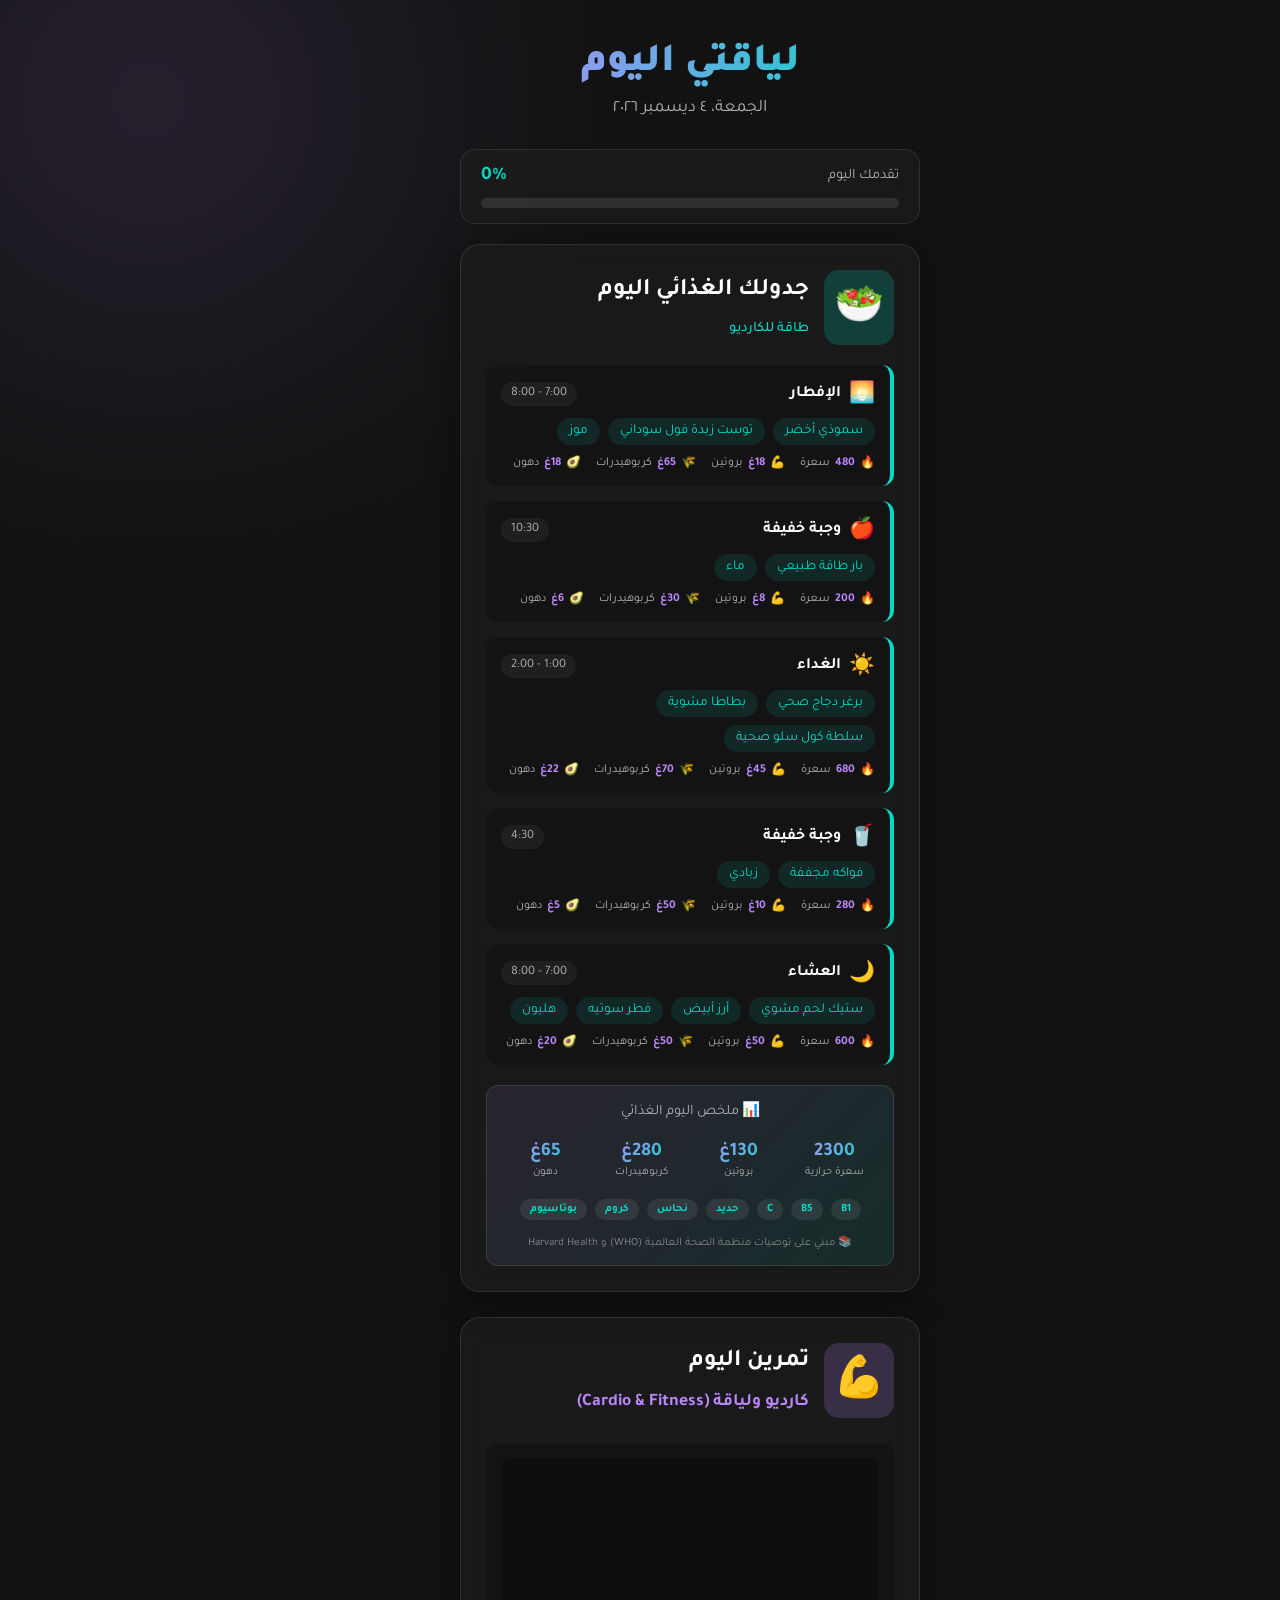
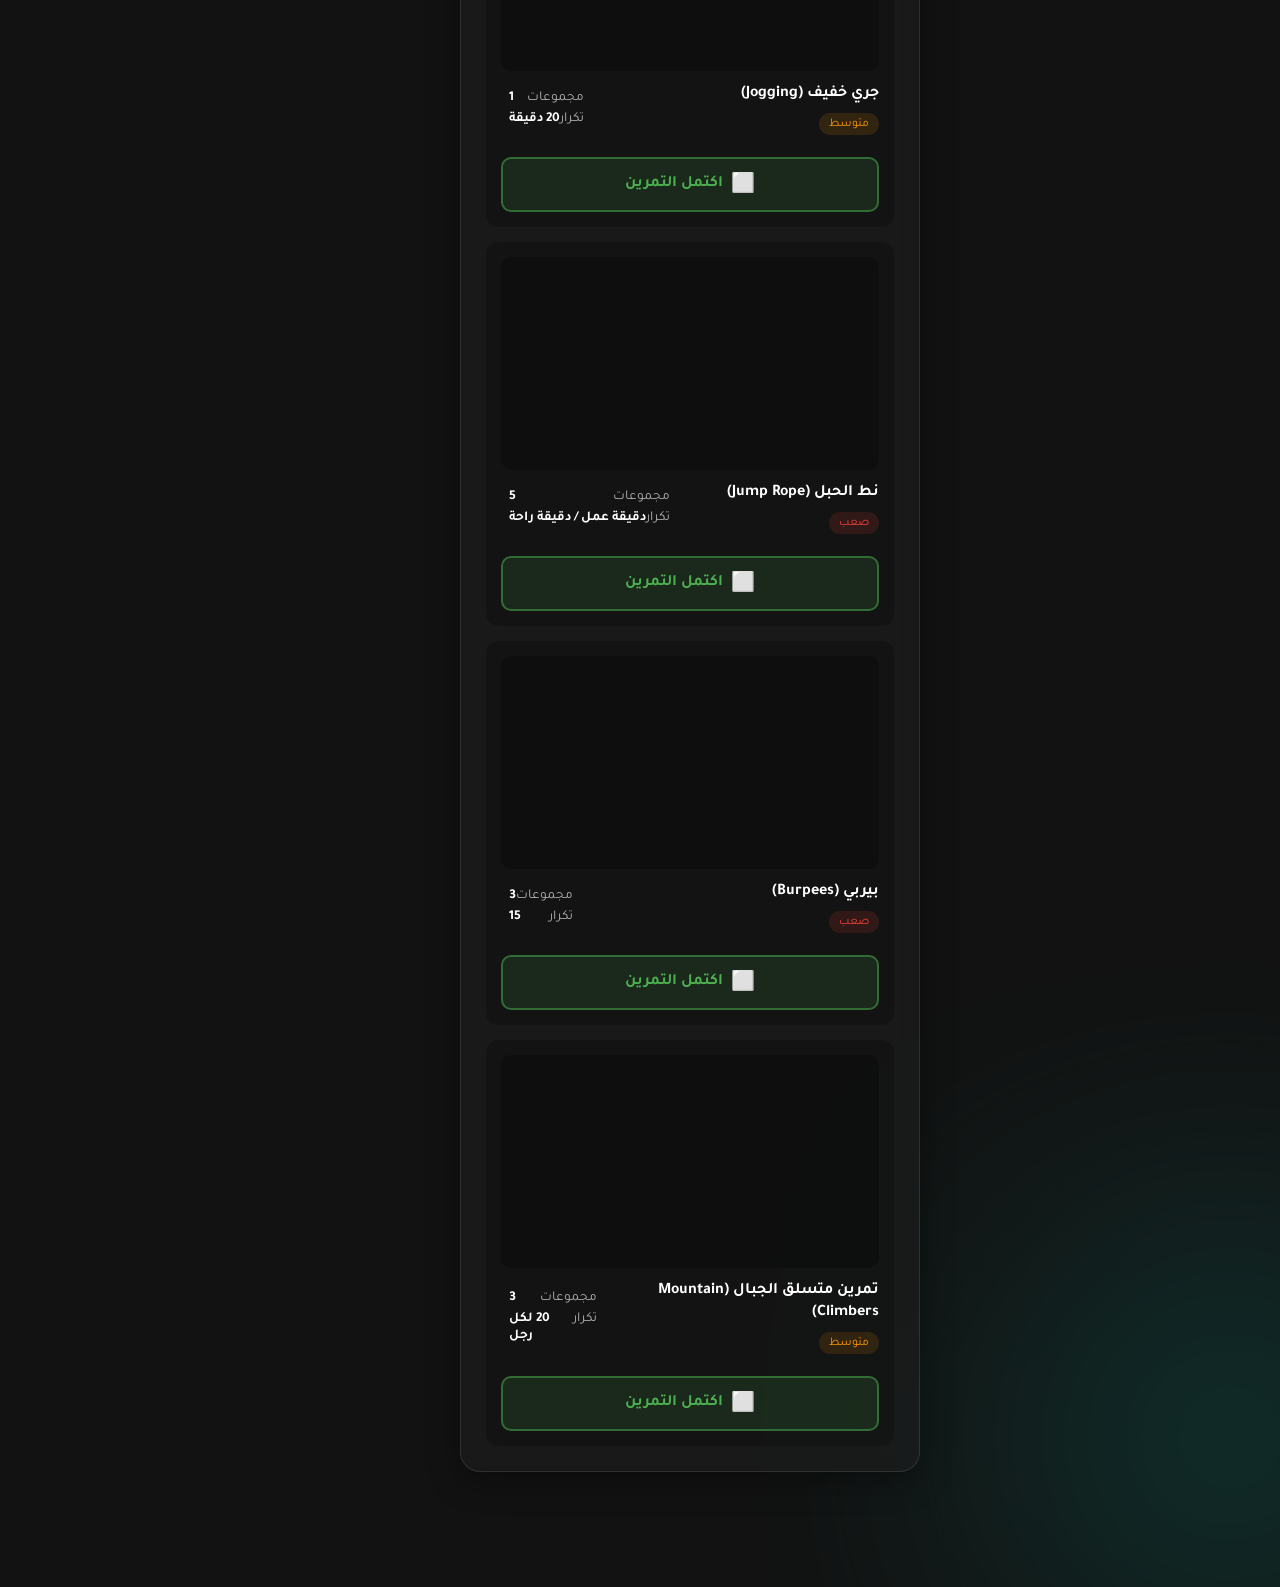
<file: index.html>
<!DOCTYPE html>
<html lang="ar" dir="rtl">

<head>
    <meta charset="UTF-8">
    <meta name="viewport" content="width=device-width, initial-scale=1.0">
    <meta name="theme-color" content="#121212">
    <meta name="description" content="تطبيق لياقتي اليومي - تمارين رياضية وجدول غذائي يومي">
    <link rel="manifest" href="manifest.json">
    <link rel="icon" href="src/images/icon.png">
    <link rel="apple-touch-icon" href="src/images/icon.png">
    <title>تطبيق لياقتي اليومي</title>
    <!-- Google Fonts -->
    <link rel="preconnect" href="https://fonts.googleapis.com">
    <link rel="preconnect" href="https://fonts.gstatic.com" crossorigin>
    <link href="https://fonts.googleapis.com/css2?family=Tajawal:wght@300;500;700;900&display=swap" rel="stylesheet">
    <link rel="stylesheet" href="src/css/style.css">
</head>

<body>
    <div class="background-glob"></div>
    <div class="background-glob two"></div>

    <div class="container">
        <header class="main-header">
            <h1>لياقتي اليوم</h1>
            <p id="current-date">الجمعة، 5 ديسمبر 2025</p>
        </header>

        <!-- Progress Section -->
        <section class="progress-section">
            <div class="progress-info">
                <span class="progress-label">تقدمك اليوم</span>
                <span class="progress-percent" id="progress-percent">0%</span>
            </div>
            <div class="progress-bar">
                <div class="progress-fill" id="progress-fill"></div>
            </div>
        </section>

        <main class="dashboard">
            <!-- Meal Plan Section -->
            <section class="card meal-card">
                <div class="card-header">
                    <div class="card-icon">🥗</div>
                    <div>
                        <h2>جدولك الغذائي اليوم</h2>
                        <span class="meal-subtitle" id="meal-subtitle">متوازن ومتكامل</span>
                    </div>
                </div>
                <div class="meals-list" id="meals-list">
                    <!-- Meals will be injected here -->
                </div>
                <div class="nutrition-summary" id="nutrition-summary">
                    <!-- Nutrition summary will be injected here -->
                </div>
            </section>

            <!-- Workout Section -->
            <section class="card workout-card">
                <div class="card-header">
                    <div class="card-icon">💪</div>
                    <div>
                        <h2>تمرين اليوم</h2>
                        <span class="muscle-group" id="muscle-group">تحميل...</span>
                    </div>
                </div>

                <div class="exercises-list" id="exercises-list">
                    <!-- Exercises will be injected here -->
                </div>
            </section>
        </main>
    </div>

    <!-- Completion Modal -->
    <div class="modal-overlay" id="completion-modal">
        <div class="modal-content">
            <div class="modal-icon">🏆</div>
            <h2>أحسنت! أتممت تمرينك اليوم</h2>
            <p class="motivational-quote" id="motivational-quote"></p>
            <button class="modal-btn" id="close-modal">متابعة</button>
        </div>
    </div>

    <script src="src/js/data.js"></script>
    <script src="src/js/app.js"></script>
    <script>
        if ('serviceWorker' in navigator) {
            navigator.serviceWorker.register('./sw.js')
                .then(() => console.log('Service Worker Registered'))
                .catch(err => console.log('SW Registration Failed:', err));
        }
    </script>
</body>

</html>
</file>
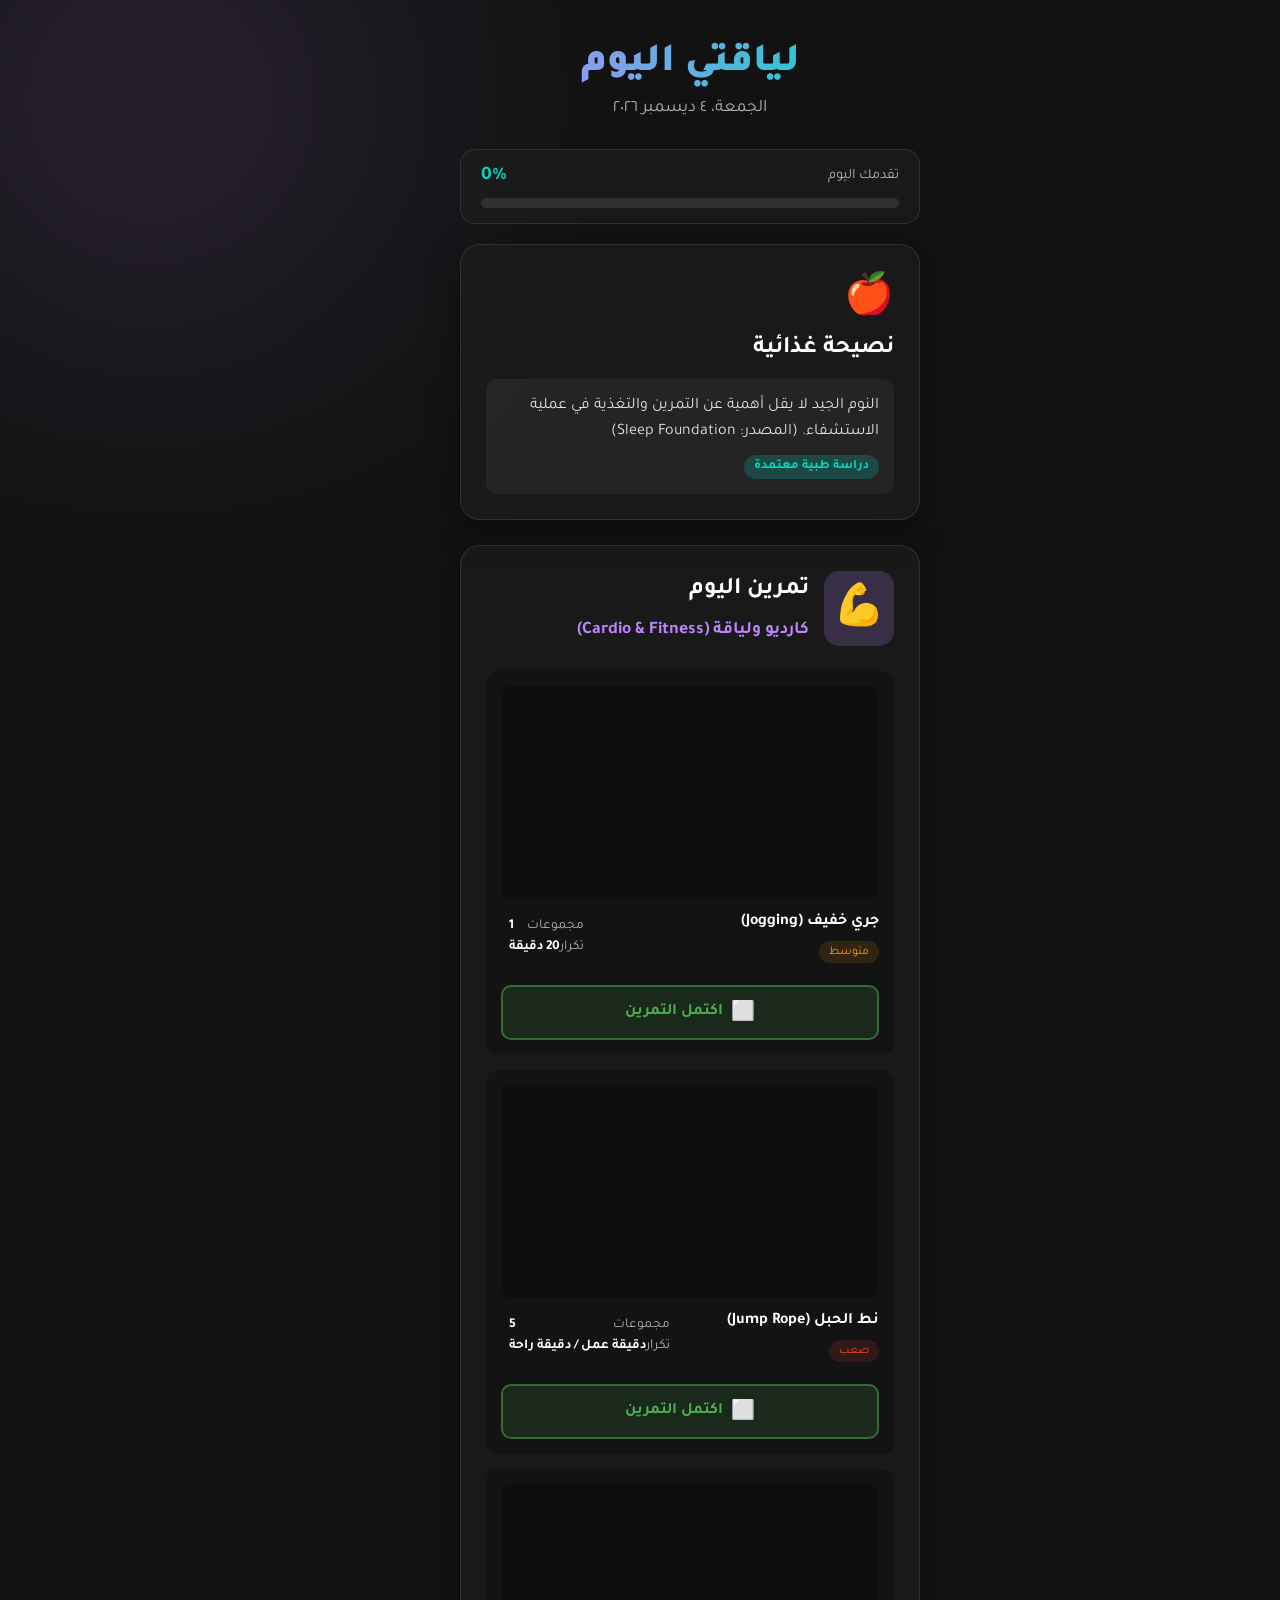
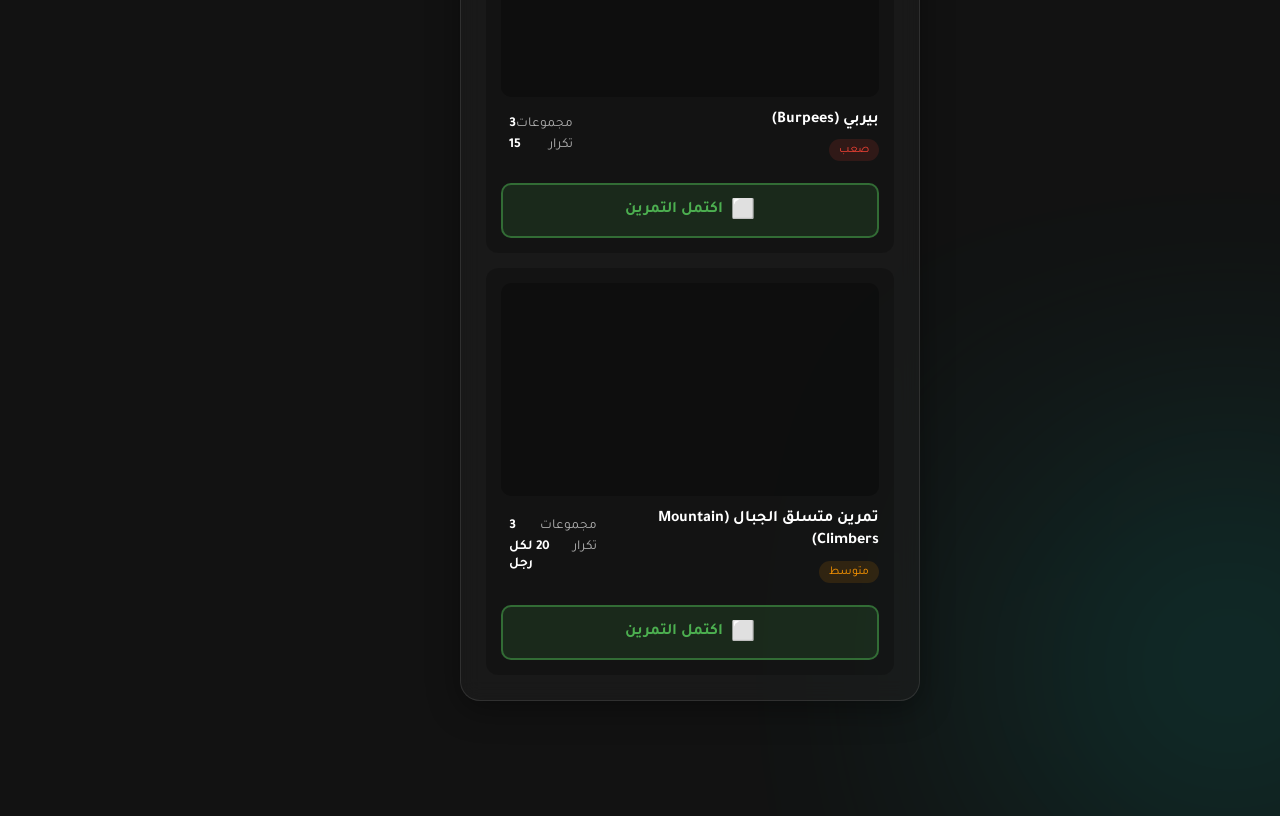
<file: src/index.html>
<!DOCTYPE html>
<html lang="ar" dir="rtl">

<head>
    <meta charset="UTF-8">
    <meta name="viewport" content="width=device-width, initial-scale=1.0">
    <meta name="theme-color" content="#121212">
    <meta name="description" content="تطبيق لياقتي اليومي - تمارين رياضية ونصائح غذائية يومية">
    <link rel="manifest" href="manifest.json">
    <link rel="icon" href="src/images/icon.png">
    <link rel="apple-touch-icon" href="src/images/icon.png">
    <title>تطبيق لياقتي اليومي</title>
    <!-- Google Fonts -->
    <link rel="preconnect" href="https://fonts.googleapis.com">
    <link rel="preconnect" href="https://fonts.gstatic.com" crossorigin>
    <link href="https://fonts.googleapis.com/css2?family=Tajawal:wght@300;500;700;900&display=swap" rel="stylesheet">
    <link rel="stylesheet" href="src/css/style.css">
</head>

<body>
    <div class="background-glob"></div>
    <div class="background-glob two"></div>

    <div class="container">
        <header class="main-header">
            <h1>لياقتي اليوم</h1>
            <p id="current-date">الجمعة، 5 ديسمبر 2025</p>
        </header>

        <!-- Progress Section -->
        <section class="progress-section">
            <div class="progress-info">
                <span class="progress-label">تقدمك اليوم</span>
                <span class="progress-percent" id="progress-percent">0%</span>
            </div>
            <div class="progress-bar">
                <div class="progress-fill" id="progress-fill"></div>
            </div>
        </section>

        <main class="dashboard">
            <!-- Nutrition Section -->
            <section class="card nutrition-card">
                <div class="card-icon">🍎</div>
                <h2>نصيحة غذائية</h2>
                <div class="content">
                    <p id="nutrition-tip">جاري تحميل النصيحة...</p>
                    <div class="source-badge">دراسة طبية معتمدة</div>
                </div>
            </section>

            <!-- Workout Section -->
            <section class="card workout-card">
                <div class="card-header">
                    <div class="card-icon">💪</div>
                    <div>
                        <h2>تمرين اليوم</h2>
                        <span class="muscle-group" id="muscle-group">تحميل...</span>
                    </div>
                </div>

                <div class="exercises-list" id="exercises-list">
                    <!-- Exercises will be injected here -->
                </div>
            </section>
        </main>
    </div>

    <!-- Completion Modal -->
    <div class="modal-overlay" id="completion-modal">
        <div class="modal-content">
            <div class="modal-icon">🏆</div>
            <h2>أحسنت! أتممت تمرينك اليوم</h2>
            <p class="motivational-quote" id="motivational-quote"></p>
            <button class="modal-btn" id="close-modal">متابعة</button>
        </div>
    </div>

    <script src="src/js/data.js"></script>
    <script src="src/js/app.js"></script>
    <script>
        if ('serviceWorker' in navigator) {
            navigator.serviceWorker.register('./sw.js')
                .then(() => console.log('Service Worker Registered'))
                .catch(err => console.log('SW Registration Failed:', err));
        }
    </script>
</body>

</html>
</file>
<file: src/css/style.css>
:root {
    --bg-color: #121212;
    --card-bg: rgba(30, 30, 30, 0.6);
    --primary-color: #bb86fc;
    --secondary-color: #03dac6;
    --text-primary: #ffffff;
    --text-secondary: #b0b0b0;
    --glass-border: 1px solid rgba(255, 255, 255, 0.1);
    --shadow: 0 8px 32px 0 rgba(0, 0, 0, 0.37);
}

* {
    margin: 0;
    padding: 0;
    box-sizing: border-box;
    font-family: 'Tajawal', sans-serif;
}

body {
    background-color: var(--bg-color);
    color: var(--text-primary);
    min-height: 100vh;
    min-height: 100dvh;
    display: flex;
    flex-direction: column;
    align-items: center;
    overflow-x: hidden;
    position: relative;
    padding: 20px 0;
}

/* Background Globs */
.background-glob {
    position: absolute;
    width: 300px;
    height: 300px;
    background: var(--primary-color);
    filter: blur(150px);
    border-radius: 50%;
    top: -50px;
    left: -50px;
    opacity: 0.4;
    z-index: -1;
    animation: float 10s infinite alternate;
}

.background-glob.two {
    background: var(--secondary-color);
    top: auto;
    bottom: -50px;
    left: auto;
    right: -50px;
    animation: float 12s infinite alternate-reverse;
}

@keyframes float {
    0% {
        transform: translate(0, 0);
    }

    100% {
        transform: translate(30px, 30px);
    }
}

.container {
    width: 90%;
    max-width: 500px;
    padding: 20px;
    z-index: 1;
}

.main-header {
    text-align: center;
    margin-bottom: 30px;
}

.main-header h1 {
    font-size: 2.5rem;
    font-weight: 900;
    background: linear-gradient(to right, var(--primary-color), var(--secondary-color));
    -webkit-background-clip: text;
    background-clip: text;
    -webkit-text-fill-color: transparent;
    margin-bottom: 10px;
}

.main-header p {
    color: var(--text-secondary);
    font-size: 1.1rem;
}

/* Card Styles */
.card {
    background: var(--card-bg);
    backdrop-filter: blur(10px);
    -webkit-backdrop-filter: blur(10px);
    border: var(--glass-border);
    border-radius: 20px;
    padding: 25px;
    margin-bottom: 25px;
    box-shadow: var(--shadow);
    transition: transform 0.3s ease;
}

.card:hover {
    transform: translateY(-5px);
}

.card h2 {
    font-size: 1.5rem;
    margin-bottom: 15px;
    color: var(--text-primary);
}

.card-icon {
    font-size: 2.5rem;
    margin-bottom: 10px;
}

/* Nutrition Card Specifics */
.nutrition-card .content {
    background: rgba(255, 255, 255, 0.05);
    padding: 15px;
    border-radius: 12px;
}

.nutrition-card p {
    line-height: 1.6;
    margin-bottom: 10px;
    color: #e0e0e0;
}

.source-badge {
    display: inline-block;
    background: rgba(3, 218, 198, 0.2);
    color: var(--secondary-color);
    padding: 4px 10px;
    border-radius: 20px;
    font-size: 0.8rem;
    font-weight: bold;
}

/* Workout Card Specifics */
.workout-card .card-header {
    display: flex;
    align-items: center;
    gap: 15px;
    margin-bottom: 25px;
}

.workout-card .card-icon {
    margin-bottom: 0;
    background: rgba(187, 134, 252, 0.2);
    padding: 10px;
    border-radius: 15px;
}

.muscle-group {
    display: block;
    color: var(--primary-color);
    font-size: 1.1rem;
    font-weight: bold;
}

.exercise-item {
    background: rgba(0, 0, 0, 0.2);
    padding: 15px;
    border-radius: 12px;
    margin-bottom: 15px;
    display: flex;
    flex-direction: column;
    gap: 12px;
    transition: transform 0.2s ease, background 0.2s ease;
}

.exercise-item:active {
    transform: scale(0.98);
    background: rgba(0, 0, 0, 0.3);
}

.exercise-item:last-child {
    margin-bottom: 0;
}

.ex-image {
    width: 100%;
    height: 120px;
    border-radius: 10px;
    overflow: hidden;
    background: linear-gradient(135deg, rgba(187, 134, 252, 0.1), rgba(3, 218, 198, 0.1));
}

.ex-image img {
    width: 100%;
    height: 100%;
    object-fit: cover;
}

.ex-content {
    display: flex;
    justify-content: space-between;
    align-items: center;
    width: 100%;
}

.ex-info h3 {
    font-size: 1rem;
    margin-bottom: 8px;
    line-height: 1.4;
}

.tags {
    display: flex;
    gap: 8px;
    flex-wrap: wrap;
}

.tag {
    font-size: 0.75rem;
    padding: 4px 10px;
    border-radius: 20px;
}

.ex-stats {
    text-align: left;
    min-width: 70px;
    display: flex;
    flex-direction: column;
    gap: 4px;
}

.stat {
    display: flex;
    justify-content: space-between;
    font-size: 0.85rem;
    color: var(--text-secondary);
}

.stat .val {
    color: var(--text-primary);
    font-weight: bold;
    margin-left: 8px;
}

/* Mobile-first responsive adjustments */
@media (max-width: 480px) {
    .main-header h1 {
        font-size: 2rem;
    }

    .container {
        width: 100%;
        padding: 10px;
    }

    .card {
        padding: 15px;
        border-radius: 15px;
    }

    .ex-image {
        height: 100px;
    }

    .ex-content {
        flex-direction: column;
        align-items: flex-start;
        gap: 10px;
    }

    .ex-stats {
        width: 100%;
        flex-direction: row;
        gap: 20px;
    }

    .stat {
        flex-direction: column;
        align-items: center;
        gap: 2px;
    }

    .stat .val {
        margin-left: 0;
        font-size: 1.1rem;
    }

    .stat .label {
        font-size: 0.75rem;
    }
}

/* Progress Section */
.progress-section {
    background: var(--card-bg);
    backdrop-filter: blur(10px);
    -webkit-backdrop-filter: blur(10px);
    border: var(--glass-border);
    border-radius: 15px;
    padding: 15px 20px;
    margin-bottom: 20px;
}

.progress-info {
    display: flex;
    justify-content: space-between;
    align-items: center;
    margin-bottom: 10px;
}

.progress-label {
    color: var(--text-secondary);
    font-size: 0.9rem;
}

.progress-percent {
    color: var(--secondary-color);
    font-weight: bold;
    font-size: 1.2rem;
}

.progress-bar {
    height: 10px;
    background: rgba(255, 255, 255, 0.1);
    border-radius: 10px;
    overflow: hidden;
}

.progress-fill {
    height: 100%;
    width: 0%;
    background: linear-gradient(90deg, var(--primary-color), var(--secondary-color));
    border-radius: 10px;
    transition: width 0.5s ease;
}

/* Video Embed */
.ex-video {
    width: 100%;
    border-radius: 10px;
    overflow: hidden;
    background: rgba(0, 0, 0, 0.3);
    aspect-ratio: 16 / 9;
}

.ex-video iframe {
    width: 100%;
    height: 100%;
    border: none;
}

/* Completion Button */
.complete-btn {
    display: flex;
    align-items: center;
    justify-content: center;
    gap: 8px;
    width: 100%;
    padding: 12px;
    margin-top: 10px;
    background: rgba(76, 175, 80, 0.15);
    border: 2px solid rgba(76, 175, 80, 0.5);
    border-radius: 10px;
    color: #4caf50;
    font-family: 'Tajawal', sans-serif;
    font-size: 1rem;
    font-weight: bold;
    cursor: pointer;
    transition: all 0.3s ease;
}

.complete-btn:hover {
    background: rgba(76, 175, 80, 0.25);
    transform: scale(1.02);
}

.complete-btn.completed {
    background: linear-gradient(135deg, #4caf50, #45a049);
    border-color: #4caf50;
    color: white;
    pointer-events: none;
}

.complete-btn .icon {
    font-size: 1.2rem;
}

/* Modal */
.modal-overlay {
    position: fixed;
    top: 0;
    left: 0;
    width: 100%;
    height: 100%;
    background: rgba(0, 0, 0, 0.8);
    backdrop-filter: blur(5px);
    display: none;
    justify-content: center;
    align-items: center;
    z-index: 1000;
    padding: 20px;
}

.modal-overlay.show {
    display: flex;
    animation: fadeIn 0.3s ease;
}

@keyframes fadeIn {
    from {
        opacity: 0;
    }

    to {
        opacity: 1;
    }
}

.modal-content {
    background: linear-gradient(135deg, rgba(30, 30, 30, 0.95), rgba(50, 50, 50, 0.95));
    border: var(--glass-border);
    border-radius: 25px;
    padding: 40px 30px;
    text-align: center;
    max-width: 350px;
    width: 100%;
    animation: slideUp 0.4s ease;
}

@keyframes slideUp {
    from {
        transform: translateY(50px);
        opacity: 0;
    }

    to {
        transform: translateY(0);
        opacity: 1;
    }
}

.modal-icon {
    font-size: 4rem;
    margin-bottom: 20px;
    animation: bounce 1s ease infinite;
}

@keyframes bounce {

    0%,
    100% {
        transform: translateY(0);
    }

    50% {
        transform: translateY(-10px);
    }
}

.modal-content h2 {
    color: var(--secondary-color);
    font-size: 1.5rem;
    margin-bottom: 15px;
}

.motivational-quote {
    color: var(--text-secondary);
    font-size: 1rem;
    line-height: 1.6;
    margin-bottom: 25px;
    font-style: italic;
}

.modal-btn {
    background: linear-gradient(135deg, var(--primary-color), var(--secondary-color));
    border: none;
    border-radius: 25px;
    padding: 15px 40px;
    color: #121212;
    font-family: 'Tajawal', sans-serif;
    font-size: 1.1rem;
    font-weight: bold;
    cursor: pointer;
    transition: transform 0.2s ease, box-shadow 0.2s ease;
}

.modal-btn:hover {
    transform: scale(1.05);
    box-shadow: 0 5px 20px rgba(187, 134, 252, 0.4);
}

/* Exercise completed state */
.exercise-item.completed {
    opacity: 0.7;
    background: rgba(76, 175, 80, 0.1);
    border: 1px solid rgba(76, 175, 80, 0.3);
}

/* Meal Plan Card */
.meal-card .card-header {
    display: flex;
    align-items: center;
    gap: 15px;
    margin-bottom: 20px;
}

.meal-card .card-icon {
    margin-bottom: 0;
    background: rgba(3, 218, 198, 0.2);
    padding: 10px;
    border-radius: 15px;
}

.meal-subtitle {
    display: block;
    color: var(--secondary-color);
    font-size: 0.9rem;
    font-weight: 500;
}

.meals-list {
    display: flex;
    flex-direction: column;
    gap: 15px;
}

.meal-item {
    background: rgba(0, 0, 0, 0.2);
    padding: 15px;
    border-radius: 12px;
    border-right: 4px solid var(--secondary-color);
}

.meal-header {
    display: flex;
    justify-content: space-between;
    align-items: center;
    margin-bottom: 10px;
}

.meal-type {
    display: flex;
    align-items: center;
    gap: 8px;
}

.meal-type-icon {
    font-size: 1.3rem;
}

.meal-type-name {
    font-weight: bold;
    color: var(--text-primary);
    font-size: 1rem;
}

.meal-time {
    font-size: 0.8rem;
    color: var(--text-secondary);
    background: rgba(255, 255, 255, 0.05);
    padding: 4px 10px;
    border-radius: 15px;
}

.meal-foods {
    display: flex;
    flex-wrap: wrap;
    gap: 8px;
    margin-bottom: 10px;
}

.food-item {
    background: rgba(3, 218, 198, 0.1);
    color: var(--secondary-color);
    padding: 5px 12px;
    border-radius: 20px;
    font-size: 0.85rem;
}

.meal-nutrients {
    display: flex;
    gap: 15px;
    flex-wrap: wrap;
}

.nutrient {
    display: flex;
    align-items: center;
    gap: 5px;
    font-size: 0.75rem;
    color: var(--text-secondary);
}

.nutrient-value {
    font-weight: bold;
    color: var(--primary-color);
}

/* Nutrition Summary */
.nutrition-summary {
    margin-top: 20px;
    padding: 15px;
    background: linear-gradient(135deg, rgba(187, 134, 252, 0.1), rgba(3, 218, 198, 0.1));
    border-radius: 12px;
    border: 1px solid rgba(255, 255, 255, 0.1);
}

.summary-title {
    font-size: 0.9rem;
    color: var(--text-secondary);
    margin-bottom: 12px;
    text-align: center;
}

.summary-grid {
    display: grid;
    grid-template-columns: repeat(4, 1fr);
    gap: 10px;
    text-align: center;
}

.summary-item {
    padding: 8px;
}

.summary-value {
    font-size: 1.2rem;
    font-weight: bold;
    background: linear-gradient(135deg, var(--primary-color), var(--secondary-color));
    -webkit-background-clip: text;
    background-clip: text;
    -webkit-text-fill-color: transparent;
}

.summary-label {
    font-size: 0.7rem;
    color: var(--text-secondary);
    margin-top: 2px;
}

.vitamins-list {
    display: flex;
    flex-wrap: wrap;
    gap: 8px;
    margin-top: 12px;
    justify-content: center;
}

.vitamin-badge {
    background: rgba(255, 255, 255, 0.08);
    padding: 4px 10px;
    border-radius: 15px;
    font-size: 0.7rem;
    color: var(--text-secondary);
}

.vitamin-badge span {
    color: var(--secondary-color);
    font-weight: bold;
}

.source-note {
    margin-top: 15px;
    text-align: center;
    font-size: 0.7rem;
    color: var(--text-secondary);
    opacity: 0.7;
}

@media (max-width: 480px) {
    .summary-grid {
        grid-template-columns: repeat(2, 1fr);
    }

    .meal-nutrients {
        justify-content: center;
    }
}
</file>
<file: src/src/css/style.css>
:root {
    --bg-color: #121212;
    --card-bg: rgba(30, 30, 30, 0.6);
    --primary-color: #bb86fc;
    --secondary-color: #03dac6;
    --text-primary: #ffffff;
    --text-secondary: #b0b0b0;
    --glass-border: 1px solid rgba(255, 255, 255, 0.1);
    --shadow: 0 8px 32px 0 rgba(0, 0, 0, 0.37);
}

* {
    margin: 0;
    padding: 0;
    box-sizing: border-box;
    font-family: 'Tajawal', sans-serif;
}

body {
    background-color: var(--bg-color);
    color: var(--text-primary);
    min-height: 100vh;
    min-height: 100dvh;
    display: flex;
    flex-direction: column;
    align-items: center;
    overflow-x: hidden;
    position: relative;
    padding: 20px 0;
}

/* Background Globs */
.background-glob {
    position: absolute;
    width: 300px;
    height: 300px;
    background: var(--primary-color);
    filter: blur(150px);
    border-radius: 50%;
    top: -50px;
    left: -50px;
    opacity: 0.4;
    z-index: -1;
    animation: float 10s infinite alternate;
}

.background-glob.two {
    background: var(--secondary-color);
    top: auto;
    bottom: -50px;
    left: auto;
    right: -50px;
    animation: float 12s infinite alternate-reverse;
}

@keyframes float {
    0% {
        transform: translate(0, 0);
    }

    100% {
        transform: translate(30px, 30px);
    }
}

.container {
    width: 90%;
    max-width: 500px;
    padding: 20px;
    z-index: 1;
}

.main-header {
    text-align: center;
    margin-bottom: 30px;
}

.main-header h1 {
    font-size: 2.5rem;
    font-weight: 900;
    background: linear-gradient(to right, var(--primary-color), var(--secondary-color));
    -webkit-background-clip: text;
    background-clip: text;
    -webkit-text-fill-color: transparent;
    margin-bottom: 10px;
}

.main-header p {
    color: var(--text-secondary);
    font-size: 1.1rem;
}

/* Card Styles */
.card {
    background: var(--card-bg);
    backdrop-filter: blur(10px);
    -webkit-backdrop-filter: blur(10px);
    border: var(--glass-border);
    border-radius: 20px;
    padding: 25px;
    margin-bottom: 25px;
    box-shadow: var(--shadow);
    transition: transform 0.3s ease;
}

.card:hover {
    transform: translateY(-5px);
}

.card h2 {
    font-size: 1.5rem;
    margin-bottom: 15px;
    color: var(--text-primary);
}

.card-icon {
    font-size: 2.5rem;
    margin-bottom: 10px;
}

/* Nutrition Card Specifics */
.nutrition-card .content {
    background: rgba(255, 255, 255, 0.05);
    padding: 15px;
    border-radius: 12px;
}

.nutrition-card p {
    line-height: 1.6;
    margin-bottom: 10px;
    color: #e0e0e0;
}

.source-badge {
    display: inline-block;
    background: rgba(3, 218, 198, 0.2);
    color: var(--secondary-color);
    padding: 4px 10px;
    border-radius: 20px;
    font-size: 0.8rem;
    font-weight: bold;
}

/* Workout Card Specifics */
.workout-card .card-header {
    display: flex;
    align-items: center;
    gap: 15px;
    margin-bottom: 25px;
}

.workout-card .card-icon {
    margin-bottom: 0;
    background: rgba(187, 134, 252, 0.2);
    padding: 10px;
    border-radius: 15px;
}

.muscle-group {
    display: block;
    color: var(--primary-color);
    font-size: 1.1rem;
    font-weight: bold;
}

.exercise-item {
    background: rgba(0, 0, 0, 0.2);
    padding: 15px;
    border-radius: 12px;
    margin-bottom: 15px;
    display: flex;
    flex-direction: column;
    gap: 12px;
    transition: transform 0.2s ease, background 0.2s ease;
}

.exercise-item:active {
    transform: scale(0.98);
    background: rgba(0, 0, 0, 0.3);
}

.exercise-item:last-child {
    margin-bottom: 0;
}

.ex-image {
    width: 100%;
    height: 120px;
    border-radius: 10px;
    overflow: hidden;
    background: linear-gradient(135deg, rgba(187, 134, 252, 0.1), rgba(3, 218, 198, 0.1));
}

.ex-image img {
    width: 100%;
    height: 100%;
    object-fit: cover;
}

.ex-content {
    display: flex;
    justify-content: space-between;
    align-items: center;
    width: 100%;
}

.ex-info h3 {
    font-size: 1rem;
    margin-bottom: 8px;
    line-height: 1.4;
}

.tags {
    display: flex;
    gap: 8px;
    flex-wrap: wrap;
}

.tag {
    font-size: 0.75rem;
    padding: 4px 10px;
    border-radius: 20px;
}

.ex-stats {
    text-align: left;
    min-width: 70px;
    display: flex;
    flex-direction: column;
    gap: 4px;
}

.stat {
    display: flex;
    justify-content: space-between;
    font-size: 0.85rem;
    color: var(--text-secondary);
}

.stat .val {
    color: var(--text-primary);
    font-weight: bold;
    margin-left: 8px;
}

/* Mobile-first responsive adjustments */
@media (max-width: 480px) {
    .main-header h1 {
        font-size: 2rem;
    }

    .container {
        width: 100%;
        padding: 10px;
    }

    .card {
        padding: 15px;
        border-radius: 15px;
    }

    .ex-image {
        height: 100px;
    }

    .ex-content {
        flex-direction: column;
        align-items: flex-start;
        gap: 10px;
    }

    .ex-stats {
        width: 100%;
        flex-direction: row;
        gap: 20px;
    }

    .stat {
        flex-direction: column;
        align-items: center;
        gap: 2px;
    }

    .stat .val {
        margin-left: 0;
        font-size: 1.1rem;
    }

    .stat .label {
        font-size: 0.75rem;
    }
}

/* Progress Section */
.progress-section {
    background: var(--card-bg);
    backdrop-filter: blur(10px);
    -webkit-backdrop-filter: blur(10px);
    border: var(--glass-border);
    border-radius: 15px;
    padding: 15px 20px;
    margin-bottom: 20px;
}

.progress-info {
    display: flex;
    justify-content: space-between;
    align-items: center;
    margin-bottom: 10px;
}

.progress-label {
    color: var(--text-secondary);
    font-size: 0.9rem;
}

.progress-percent {
    color: var(--secondary-color);
    font-weight: bold;
    font-size: 1.2rem;
}

.progress-bar {
    height: 10px;
    background: rgba(255, 255, 255, 0.1);
    border-radius: 10px;
    overflow: hidden;
}

.progress-fill {
    height: 100%;
    width: 0%;
    background: linear-gradient(90deg, var(--primary-color), var(--secondary-color));
    border-radius: 10px;
    transition: width 0.5s ease;
}

/* Video Embed */
.ex-video {
    width: 100%;
    border-radius: 10px;
    overflow: hidden;
    background: rgba(0, 0, 0, 0.3);
    aspect-ratio: 16 / 9;
}

.ex-video iframe {
    width: 100%;
    height: 100%;
    border: none;
}

/* Completion Button */
.complete-btn {
    display: flex;
    align-items: center;
    justify-content: center;
    gap: 8px;
    width: 100%;
    padding: 12px;
    margin-top: 10px;
    background: rgba(76, 175, 80, 0.15);
    border: 2px solid rgba(76, 175, 80, 0.5);
    border-radius: 10px;
    color: #4caf50;
    font-family: 'Tajawal', sans-serif;
    font-size: 1rem;
    font-weight: bold;
    cursor: pointer;
    transition: all 0.3s ease;
}

.complete-btn:hover {
    background: rgba(76, 175, 80, 0.25);
    transform: scale(1.02);
}

.complete-btn.completed {
    background: linear-gradient(135deg, #4caf50, #45a049);
    border-color: #4caf50;
    color: white;
    pointer-events: none;
}

.complete-btn .icon {
    font-size: 1.2rem;
}

/* Modal */
.modal-overlay {
    position: fixed;
    top: 0;
    left: 0;
    width: 100%;
    height: 100%;
    background: rgba(0, 0, 0, 0.8);
    backdrop-filter: blur(5px);
    display: none;
    justify-content: center;
    align-items: center;
    z-index: 1000;
    padding: 20px;
}

.modal-overlay.show {
    display: flex;
    animation: fadeIn 0.3s ease;
}

@keyframes fadeIn {
    from {
        opacity: 0;
    }

    to {
        opacity: 1;
    }
}

.modal-content {
    background: linear-gradient(135deg, rgba(30, 30, 30, 0.95), rgba(50, 50, 50, 0.95));
    border: var(--glass-border);
    border-radius: 25px;
    padding: 40px 30px;
    text-align: center;
    max-width: 350px;
    width: 100%;
    animation: slideUp 0.4s ease;
}

@keyframes slideUp {
    from {
        transform: translateY(50px);
        opacity: 0;
    }

    to {
        transform: translateY(0);
        opacity: 1;
    }
}

.modal-icon {
    font-size: 4rem;
    margin-bottom: 20px;
    animation: bounce 1s ease infinite;
}

@keyframes bounce {

    0%,
    100% {
        transform: translateY(0);
    }

    50% {
        transform: translateY(-10px);
    }
}

.modal-content h2 {
    color: var(--secondary-color);
    font-size: 1.5rem;
    margin-bottom: 15px;
}

.motivational-quote {
    color: var(--text-secondary);
    font-size: 1rem;
    line-height: 1.6;
    margin-bottom: 25px;
    font-style: italic;
}

.modal-btn {
    background: linear-gradient(135deg, var(--primary-color), var(--secondary-color));
    border: none;
    border-radius: 25px;
    padding: 15px 40px;
    color: #121212;
    font-family: 'Tajawal', sans-serif;
    font-size: 1.1rem;
    font-weight: bold;
    cursor: pointer;
    transition: transform 0.2s ease, box-shadow 0.2s ease;
}

.modal-btn:hover {
    transform: scale(1.05);
    box-shadow: 0 5px 20px rgba(187, 134, 252, 0.4);
}

/* Exercise completed state */
.exercise-item.completed {
    opacity: 0.7;
    background: rgba(76, 175, 80, 0.1);
    border: 1px solid rgba(76, 175, 80, 0.3);
}
</file>
